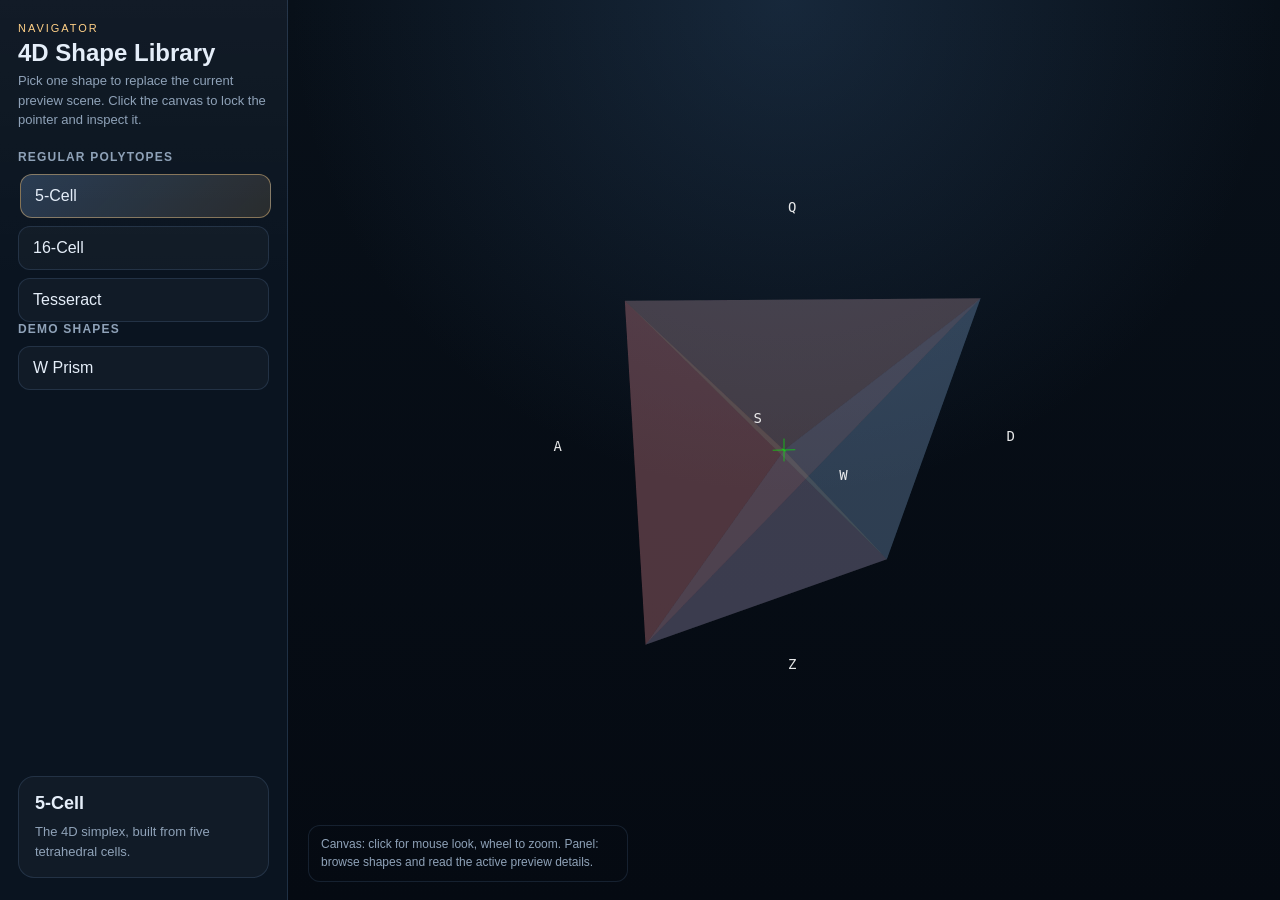
<file: index.html>
<!DOCTYPE html>
<html lang="en">
<head>
<meta charset="utf-8" />
<meta name="viewport" content="width=device-width, initial-scale=1" />
<title>4D Renderer</title>
<link rel="stylesheet" href="css/styles.css" />
</head>
<body>
<div class="app-shell">
  <aside class="library-panel" id="library-panel">
    <header class="library-header">
      <span class="library-kicker">Navigator</span>
      <h1 class="library-heading">4D Shape Library</h1>
      <p class="library-copy">Pick one shape to replace the current preview scene. Click the canvas to lock the pointer and inspect it.</p>
    </header>
    <div data-library-list></div>
    <section class="library-details">
      <h2 data-library-title>Shape</h2>
      <p data-library-description>Select a built-in shape to preview its tetrahedral scene.</p>
    </section>
  </aside>
  <main class="viewport">
    <canvas id="canvas"></canvas>
    <div class="viewport-note">Canvas: click for mouse look, wheel to zoom. Panel: browse shapes and read the active preview details.</div>
  </main>
</div>
<script src="js/Camera4D.js"></script>
<script src="js/Renderer4D.js"></script>
<script src="js/InputController.js"></script>
<script src="js/LevelLoader.js"></script>
<script src="js/ShapeGeometry.js"></script>
<script src="js/ShapeLibrary.js"></script>
<script src="js/LibraryPanel.js"></script>
<script src="js/FourDApp.js"></script>
<script src="js/main.js"></script>
</body>
</html>
</file>
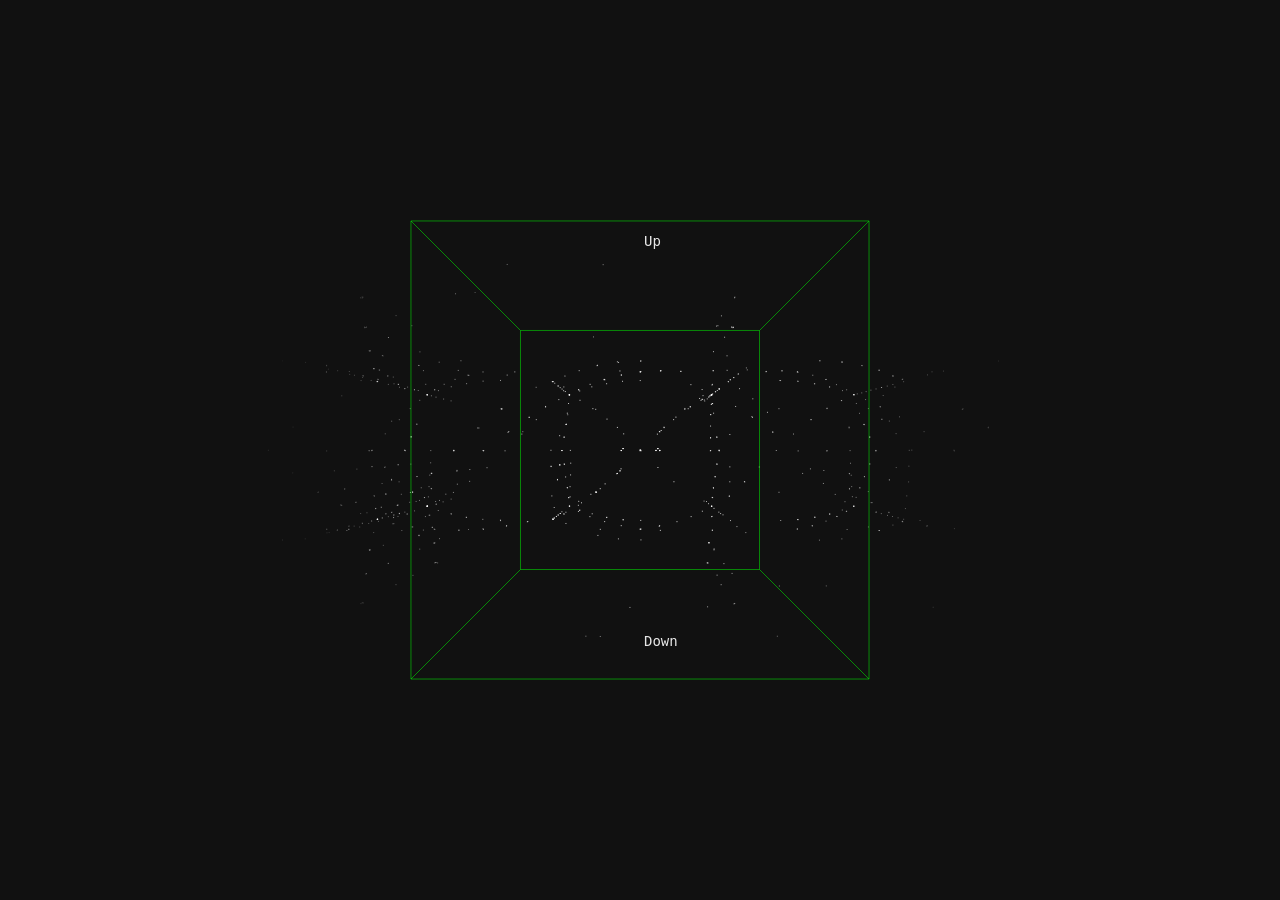
<file: main.html>
<!DOCTYPE html>
<html lang="en">
<head>
<meta charset="utf-8" />
<title>.</title>
<style>
  body { margin:0; overflow:hidden; }
  canvas { display:block; background:#111; }
</style>
</head>
<body>
<canvas id="canvas"></canvas>
<script>

// INSTRUCTIONS:
// W to go forward in the direction you are facing.
// S to go backward in direction you are facing.
// A and D, Q and E are for two more directions, perpendicular to the camera direction.
// X and C go higher/lower in w dimension(does not currently depend on camera direction yet).

// SHIFT+W,S,A,D,Q, or E rotates the camera in 4d space.
// Current scene is a tesseract centered around (0,0,0,0)(camera spawns inside), and a pentachoron near (5,0,0,0)(you start facing the pentachoron)


  
const canvas = document.getElementById("canvas");
const ctx = canvas.getContext("2d");


const SCALE = 100;
const FADE_DISTANCE = 4;
let angleX=0, angleY=0;

let vx=0, vy=0, vz=0, vw=0;
let v1=0, v2=0, v3=0;

function resize(){
  canvas.width = window.innerWidth;
  canvas.height = window.innerHeight;
}
resize(); window.addEventListener("resize", resize);



resize(); window.addEventListener("resize", resize);




let mouseDown=false, lastX=0, lastY=0;
canvas.addEventListener("mousedown", e=>{ mouseDown=true; lastX=e.clientX; lastY=e.clientY; });
canvas.addEventListener("mouseup", ()=>mouseDown=false);
canvas.addEventListener("mousemove", e=>{
  if(!mouseDown) return;
  angleY -= (e.clientX-lastX)*0.01;
  angleX -= (e.clientY-lastY)*0.01;
  lastX=e.clientX; lastY=e.clientY;
});


function modMinus2PiTo2Pi(angle){
  const fourPi = 4*Math.PI, twoPi = 2*Math.PI;
  if(angle>twoPi) angle -= fourPi;
  if(angle<-twoPi) angle += fourPi;
  return angle;
}

document.addEventListener("keydown", e=>{
  function dot(a,b){return a[0]*b[0]+a[1]*b[1]+a[2]*b[2]+a[3]*b[3];}
  function sub(a,b){return [a[0]-b[0],a[1]-b[1],a[2]-b[2],a[3]-b[3]];}
  function normalize(a){const n=Math.sqrt(dot(a,a)); return [a[0]/n,a[1]/n,a[2]/n,a[3]/n];}
  if(e.key==="W") v3+=0.1; if(e.key==="S") v3-=0.1; if(e.key==="A") v1+=0.1; if(e.key==="D") v1-=0.1; if(e.key==="Q") v2+=0.1; if(e.key==="Z") v2-=0.1;
  const e0=[Math.cos(v1),Math.sin(v1)*Math.cos(v2),Math.sin(v1)*Math.sin(v2)*Math.cos(v3),Math.sin(v1)*Math.sin(v2)*Math.sin(v3)];
  let seed1=Math.abs(e0[0])<0.9?[1,0,0,0]:[0,1,0,0];
  let e1=sub(seed1,e0.map(x=>dot(seed1,e0)*x)); e1=normalize(e1);
  let seed2=Math.abs(dot([0,0,1,0],e0))<0.9?[0,0,1,0]:[0,0,0,1];
  let e2=sub(seed2,e0.map(x=>dot(seed2,e0)*x)); e2=sub(e2,e1.map(x=>dot(e2,e1)*x)); e2=normalize(e2);
  if(e.key==="w"){vx+=0.01*e0[0];vy+=0.01*e0[1];vz+=0.01*e0[2];vw+=0.01*e0[3];}
  if(e.key==="s"){vx-=0.01*e0[0];vy-=0.01*e0[1];vz-=0.01*e0[2];vw-=0.01*e0[3];}
  if(e.key==="d"){vx-=0.01*e1[0];vy-=0.01*e1[1];vz-=0.01*e1[2];vw-=0.01*e1[3];}
  if(e.key==="a"){vx+=0.01*e1[0];vy+=0.01*e1[1];vz+=0.01*e1[2];vw+=0.01*e1[3];}
  if(e.key==="q"){vx-=0.01*e2[0];vy-=0.01*e2[1];vz-=0.01*e2[2];vw-=0.01*e2[3];}
  if(e.key==="z"){vx+=0.01*e2[0];vy+=0.01*e2[1];vz+=0.01*e2[2];vw+=0.01*e2[3];}
  if(e.key==="c") vw+=0.01; if(e.key==="x") vw-=0.01;
  v1 = modMinus2PiTo2Pi(v1);
  v2 = modMinus2PiTo2Pi(v2);
  v3 = modMinus2PiTo2Pi(v3);
});

  // projecting 4d to 3d
function projectAnglesAndScreen(v, alreadyRelative = false){
    let x1, x2, x3, x4;

    if(!alreadyRelative){
        x1 = v.x - vx;
        x2 = v.y - vy;
        x3 = v.z - vz;
        x4 = v.w - vw;
    } else {
        x1 = v.x;
        x2 = v.y;
        x3 = v.z;
        x4 = v.w;
    }

const x1x1 = x1 * x1;
const x2x2 = x2 * x2;
const x3x3 = x3 * x3;
const x4x4 = x4 * x4;

const r3 = Math.sqrt(x1x1 + x2x2 + x3x3);
const r  = Math.sqrt(r3 * r3 + x4x4);

const theta1 = Math.atan2(x2, x1);               // [-PI, PI]

const theta2 = Math.atan2(Math.sqrt(x1x1 + x2x2), x3);  

const theta3 = Math.atan2(r3, x4);              



  const v1p = modc(theta1 + v1);
  const v2p = modc(theta2 + v2 - (Math.PI/2));
  const v3p = modc(theta3 + v3 - (Math.PI/2));
  return {
    screen: { x: v1p, y: v2p, z: v3p},
    r4: r
  };
}





function modc(value, n=Math.PI) {
  const m = value % (2 * n);
  return m > n ? m - 2 * n : m < -n ? m + 2 * n : m;
}




  // projecting 3d to 2d
function rotate3D(v){
    const cosX = Math.cos(-angleX), sinX = Math.sin(-angleX);
    const cosY = Math.cos(-angleY), sinY = Math.sin(-angleY);

    let y = v.y * cosX - v.z * sinX;
    let z = v.y * sinX + v.z * cosX;
    v.y = y; v.z = z;

    let x = v.x * cosY + v.z * sinY;
    z = -v.x * sinY + v.z * cosY;
    v.x = x; v.z = z;

    const depth = 5; 
    const perspective = depth / (depth - v.z); 
    v.x *= perspective;
    v.y *= perspective;

    return v;
}



         




function solveLinear4x4(M, b) {
    const A = M.map((row,i) => row.concat([b[i]]));
    for (let i=0;i<4;i++){
        let maxRow=i;
        for (let k=i+1;k<4;k++) if(Math.abs(A[k][i])>Math.abs(A[maxRow][i])) maxRow=k;
        [A[i],A[maxRow]]=[A[maxRow],A[i]];
        if(Math.abs(A[i][i])<1e-8) return null; // singular
        for(let k=i+1;k<4;k++){
            const f=A[k][i]/A[i][i];
            for(let j=i;j<5;j++) A[k][j]-=f*A[i][j];
        }
    }
    const x=Array(4).fill(0);
    for(let i=3;i>=0;i--){
        x[i]=A[i][4]/A[i][i];
        for(let k=i-1;k>=0;k--) A[k][4]-=A[k][i]*x[i];
    }
    return x;
}



function RIT(p, tet) {
    const [v0, v1, v2, v3] = tet;

    const E1 = { x: v1.x - v0.x, y: v1.y - v0.y, z: v1.z - v0.z, w: v1.w - v0.w };
    const E2 = { x: v2.x - v0.x, y: v2.y - v0.y, z: v2.z - v0.z, w: v2.w - v0.w };
    const E3 = { x: v3.x - v0.x, y: v3.y - v0.y, z: v3.z - v0.z, w: v3.w - v0.w };

    const dir = { x: -p.x, y: -p.y, z: -p.z, w: -p.w };

    const M = [
        [E1.x, E2.x, E3.x, -dir.x],
        [E1.y, E2.y, E3.y, -dir.y],
        [E1.z, E2.z, E3.z, -dir.z],
        [E1.w, E2.w, E3.w, -dir.w]
    ];

    const b = [
        p.x - v0.x,
        p.y - v0.y,
        p.z - v0.z,
        p.w - v0.w
    ];

    const sol = solveLinear4x4(M, b);
    if (!sol) return { hit: false };

    const [u, v, w, t] = sol;

    if (u >= 0 && v >= 0 && w >= 0 && u + v + w <= 1 && t >= 0 && t <= 1) {
        return { hit: true };
    }
    return { hit: false };
}


     
    const tets = [];

      

    

    function generate4DTetrahedraFull() {
    const pt = (x, y, z, w) => ({ x, y, z, w });

    const verts = [];
    for (let x of [-1,1])
        for (let y of [-1,1])
            for (let z of [-1,1])
                for (let w of [-1,1])
                    verts.push(pt(x,y,z,w));


    const cells = [
        [0,1,3,2,4,5,7,6], // w = -1 cube
        [8,9,11,10,12,13,15,14], // w = +1 cube
        [0,1,5,4,8,9,13,12], // x = -1 cube
        [2,3,7,6,10,11,15,14], // x = +1 cube
        [0,2,6,4,8,10,14,12], // y = -1 cube
        [1,3,7,5,9,11,15,13], // y = +1 cube
        [0,1,3,2,8,9,11,10], // z = -1 cube
        [4,5,7,6,12,13,15,14] // z = +1 cube
    ];

    const cubeTetraIndices = [
        [0,1,3,7],
        [0,3,2,7],
        [0,2,6,7],
        [0,6,4,7],
        [0,4,5,7]
    ];

    for (let cell of cells) {
        for (let tet of cubeTetraIndices) {
            tets.push(tet.map(i => verts[cell[i]]));
        }
    }

    return tets;
}


function generate4DTetrahedra() {

  const pt = (x, y, z, w) => ({ x, y, z, w });

  const pentachoronVerts = [
    pt(5 + 1, 0, 0, -1/Math.sqrt(2)),
    pt(5 - 1, 0, 0, -1/Math.sqrt(2)),
    pt(5, 1, 0, 1/Math.sqrt(2)),
    pt(5, -1, 0, 1/Math.sqrt(2)),
    pt(5, 0, 1, 0)
  ];

  const comb4 = (arr) => {
    const result = [];
    const n = arr.length;
    for (let i = 0; i < n; i++) {
      for (let j = i+1; j < n; j++) {
        for (let k = j+1; k < n; k++) {
          for (let l = k+1; l < n; l++) {
            result.push([arr[i], arr[j], arr[k], arr[l]]);
          }
        }
      }
    }
    return result;
  };

  tets.push(...comb4(pentachoronVerts));

  return tets;
}

generate4DTetrahedra();
generate4DTetrahedraFull()


function testing(rayDir,tets) {
for (let tet of tets) {
        if (RIT(rayDir, tet).hit) {
           test = 1
            return false; }
    }
return true
}

console.log(testing({x:0,y:0,z:0,w:3},tets))


const p1 = { x:0*Math.sqrt(2), y:0, z:0, w:3}






function drawLabel3D(text, p3) {
    const rotated = rotate3D({ x: p3.x, y: p3.y, z: p3.z });

    const sx = canvas.width / 2 + rotated.x * SCALE;
    const sy = canvas.height / 2 + rotated.y * SCALE;

    if (sx < 0 || sx > canvas.width || sy < 0 || sy > canvas.height) return;

    ctx.font = "14px monospace";
    ctx.fillStyle = "rgba(255,255,255,0.9)";
    ctx.fillText(text, sx + 4, sy - 4);
}



function drawViewingBox(){
  const cx0 = canvas.width/2, cy0 = canvas.height/2;
  b1 = -Math.PI/2;
  b2 = Math.PI/2;
  const boxVerts=[
    {x:b1,y:b1,z:b1}, {x:b2,y:b1,z:b1}, {x:b2,y:b2,z:b1}, {x:b1,y:b2,z:b1},
    {x:b1,y:b1,z:b2}, {x:b2,y:b1,z:b2}, {x:b2,y:b2,z:b2}, {x:b1,y:b2,z:b2}
  ];
  const edges=[[0,1],[1,2],[2,3],[3,0],[4,5],[5,6],[6,7],[7,4],[0,4],[1,5],[2,6],[3,7]];
  ctx.strokeStyle="rgba(0,255,0,0.5)";
  ctx.lineWidth=1;
  ctx.beginPath();
  edges.forEach(([i,j])=>{
    const a = rotate3D({...boxVerts[i]});
    const b = rotate3D({...boxVerts[j]});
    ctx.moveTo(cx0 + a.x * SCALE, cy0 + a.y * SCALE);
    ctx.lineTo(cx0 + b.x * SCALE, cy0 + b.y * SCALE);
  });
  ctx.stroke();
}


function sample4D(func, t0, t1, tol = 0.01) {
    const points = [];

    function recursiveSample(tStart, tEnd) {
        const p0 = func(tStart);
        const p1 = func(tEnd);
        const tMid = (tStart + tEnd) / 2;
        const pMid = func(tMid);

        const v = p1.map((val, i) => val - p0[i]);
        const vLen2 = v.reduce((sum, val) => sum + val*val, 0);

        const pmToP0 = pMid.map((val, i) => val - p0[i]);
        const dot = pmToP0.reduce((sum, val, i) => sum + val*v[i], 0);
        const proj = v.map(val => (dot/vLen2)*val);
        const distVec = pmToP0.map((val, i) => val - proj[i]);
        const dist = Math.sqrt(distVec.reduce((sum, val) => sum + val*val, 0));

        if(dist > tol) {
            recursiveSample(tStart, tMid);
            recursiveSample(tMid, tEnd);
        } else {
            points.push(p0);
        }
    }

    recursiveSample(t0, t1);
    points.push(func(t1));
    return points;
}



function draw() {
    ctx.clearRect(0, 0, canvas.width, canvas.height);

    const width = canvas.width;
    const height = canvas.height;
    const cx0 = width / 2;
    const cy0 = height / 2;

    
function plotPoint(p4, currentTet) {
    let rx = p4.x - vx;
    let ry = p4.y - vy;
    let rz = p4.z - vz;
    let rw = p4.w - vw;

    const L = Math.hypot(rx, ry, rz, rw);
    if (L === 0) return ;

    const rayDir = {x: rx, y: ry, z: rz, w: rw};
    let test = 0
    for (let tet of tets) {
        if (tet === currentTet) continue;
        if (RIT(rayDir, tet).hit) {
           test = 1
            return; }
    }

    const proj = projectAnglesAndScreen(p4);
    const p3 = rotate3D({ x: proj.screen.x, y: proj.screen.y, z: proj.screen.z });
    const sx = (canvas.width  >> 1) + p3.x * SCALE;
    const sy = (canvas.height >> 1) + p3.y * SCALE;

    if (sx < 0 || sx >= canvas.width || sy < 0 || sy >= canvas.height) return;

    const fade = Math.max(0, 1 - Math.hypot(p3.x, p3.y, p3.z) / FADE_DISTANCE);
    ctx.fillStyle = `rgba(255,255,255,${fade})`;
    ctx.fillRect(sx, sy, 1, 1);
}






    tets.forEach(tetcell => {
            const verts = tetcell;
            const edges = [
                [verts[0], verts[1]],
                [verts[0], verts[2]],
                [verts[0], verts[3]],
                [verts[1], verts[2]],
                [verts[1], verts[3]],
                [verts[2], verts[3]]
            ];

            edges.forEach(([vStart, vEnd]) => {
                const steps = 20/Math.hypot(vStart.x+vEnd.x,vStart.y+vEnd.y,vStart.z+vEnd.z,vStart.w+vEnd.w)
                for (let i = 0; i <= steps; i++) {
                    const t = 0.1*i;
                    const point = {
            x: vStart.x * (1 - t) + vEnd.x * t + (Math.random() - 0.5) * 0.01,
            y: vStart.y * (1 - t) + vEnd.y * t + (Math.random() - 0.5) * 0.01,
            z: vStart.z * (1 - t) + vEnd.z * t + (Math.random() - 0.5) * 0.01,
            w: vStart.w * (1 - t) + vEnd.w * t + (Math.random() - 0.5) * 0.01
        
                    };
                    plotPoint(point,tetcell);
                }
            });
        
});






    drawLabel3D("Down", { x: 0, y: 2, z: 0 });
    drawLabel3D("Up", { x: 0, y: -2, z: 0 });
    drawViewingBox();
    requestAnimationFrame(draw);
}




draw();

</script>
</body>
</html>
</file>
<file: css/styles.css>
:root {
  color-scheme: dark;
  --bg: #09111a;
  --panel: rgba(11, 21, 34, 0.92);
  --panel-border: rgba(143, 192, 255, 0.16);
  --panel-text: #e5eef9;
  --panel-muted: #8fa2b8;
  --accent: #8fc0ff;
  --accent-strong: #ffd086;
  --canvas-bg:
    radial-gradient(circle at top, rgba(54, 90, 130, 0.32), transparent 48%),
    linear-gradient(180deg, #081019 0%, #050a12 100%);
}

* { box-sizing: border-box; }
html, body { height: 100%; }
body {
  margin: 0;
  font-family: "Segoe UI", sans-serif;
  background: #050a12;
  color: var(--panel-text);
}

.app-shell {
  display: flex;
  min-height: 100vh;
}

.library-panel {
  width: 288px;
  flex: 0 0 288px;
  display: flex;
  flex-direction: column;
  gap: 20px;
  padding: 22px 18px;
  background:
    linear-gradient(180deg, rgba(255, 255, 255, 0.03), transparent 32%),
    var(--panel);
  border-right: 1px solid var(--panel-border);
  overflow-y: auto;
}

.library-header {
  display: flex;
  flex-direction: column;
  gap: 6px;
}

.library-kicker {
  font-size: 11px;
  letter-spacing: 0.18em;
  text-transform: uppercase;
  color: var(--accent-strong);
}

.library-heading {
  margin: 0;
  font-size: 24px;
  line-height: 1.05;
}

.library-copy {
  margin: 0;
  font-size: 13px;
  line-height: 1.5;
  color: var(--panel-muted);
}

.library-section {
  display: flex;
  flex-direction: column;
  gap: 10px;
}

.library-section-title {
  margin: 0;
  font-size: 12px;
  letter-spacing: 0.1em;
  text-transform: uppercase;
  color: var(--panel-muted);
}

.library-list {
  display: flex;
  flex-direction: column;
  gap: 8px;
}

.library-item {
  width: 100%;
  border: 1px solid rgba(143, 192, 255, 0.14);
  border-radius: 12px;
  background: rgba(255, 255, 255, 0.03);
  color: var(--panel-text);
  padding: 12px 14px;
  text-align: left;
  font: inherit;
  cursor: pointer;
  transition: background 120ms ease, border-color 120ms ease, transform 120ms ease;
}

.library-item:hover,
.library-item:focus-visible {
  background: rgba(143, 192, 255, 0.12);
  border-color: rgba(143, 192, 255, 0.36);
  outline: none;
}

.library-item.is-active {
  background: linear-gradient(135deg, rgba(143, 192, 255, 0.22), rgba(255, 208, 134, 0.12));
  border-color: rgba(255, 208, 134, 0.44);
  transform: translateX(2px);
}

.library-details {
  margin-top: auto;
  padding: 16px;
  border: 1px solid rgba(143, 192, 255, 0.14);
  border-radius: 16px;
  background: rgba(255, 255, 255, 0.03);
}

.library-details h2 {
  margin: 0 0 8px;
  font-size: 18px;
}

.library-details p {
  margin: 0;
  font-size: 13px;
  line-height: 1.5;
  color: var(--panel-muted);
}

.viewport {
  position: relative;
  flex: 1 1 auto;
  min-width: 0;
  min-height: 100vh;
  background: var(--canvas-bg);
}

canvas {
  display: block;
  width: 100%;
  height: 100%;
  background: transparent;
}

.viewport-note {
  position: absolute;
  left: 20px;
  bottom: 18px;
  max-width: 320px;
  padding: 10px 12px;
  border-radius: 12px;
  background: rgba(7, 12, 20, 0.62);
  border: 1px solid rgba(143, 192, 255, 0.12);
  font-size: 12px;
  line-height: 1.45;
  color: var(--panel-muted);
  pointer-events: none;
}

@media (max-width: 840px) {
  .app-shell {
    flex-direction: column;
  }

  .library-panel {
    width: 100%;
    flex-basis: auto;
    border-right: 0;
    border-bottom: 1px solid var(--panel-border);
    max-height: 42vh;
  }

  .viewport {
    min-height: 58vh;
  }
}
</file>
